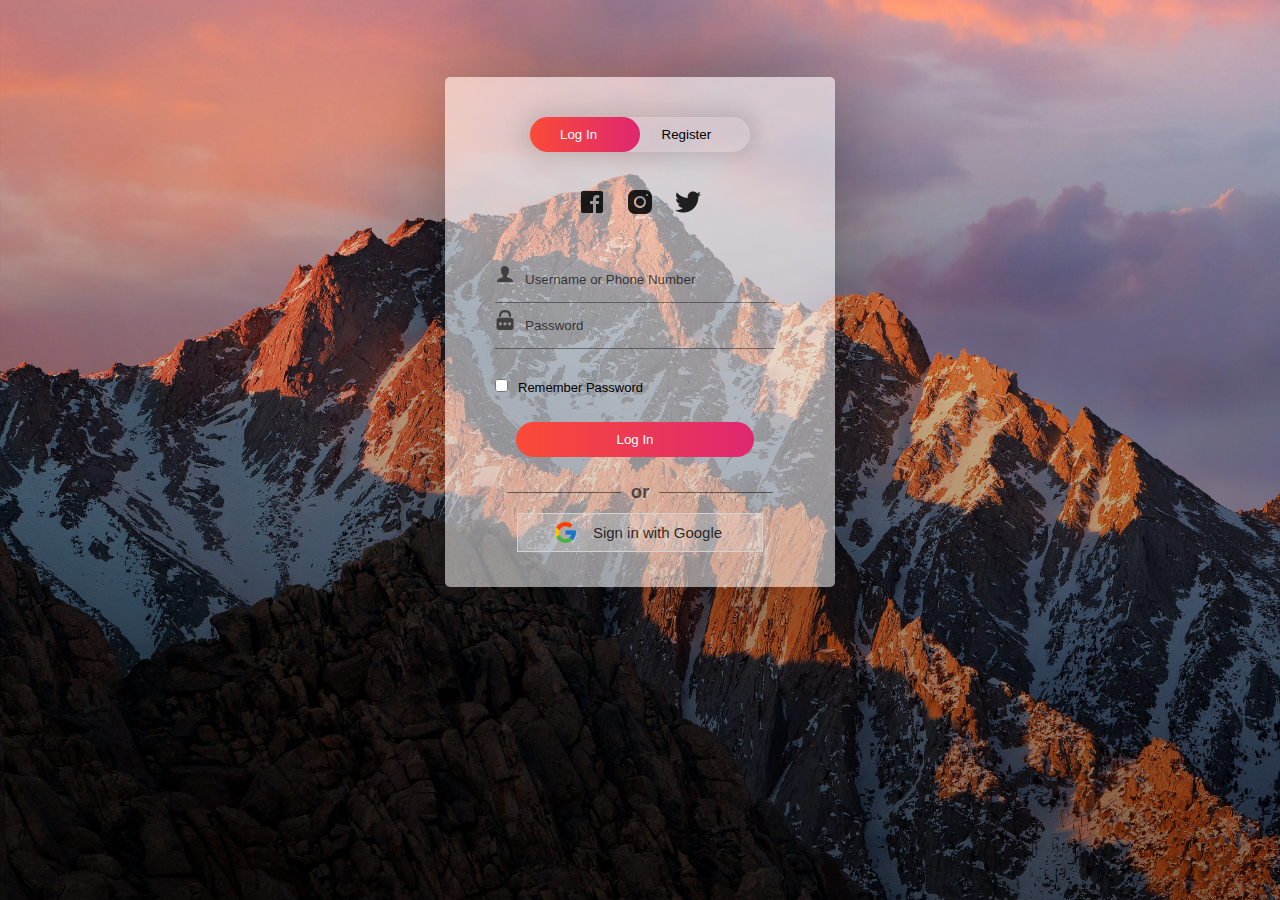
<file: index.html>
<!DOCTYPE html>
<html>
<head>
	<link rel="shortcut icon" type="png" href="images/icon/favicon.png">
	<title>Login SignUp</title>
	<link rel="stylesheet" type="text/css" href="loginStyle.css">
	<script src="https://ajax.googleapis.com/ajax/libs/jquery/3.4.1/jquery.min.js"></script>

  <!-- It will redirect to the Home Page after submitting the form -->
  <script>
  $(document).ready(function(){
    $("form").submit(function(){
      alert("Great Job !");
    });
  });
  </script>
</head>
<body>
		<div class="form-box">
			<div class="button-box">
				<div id="btn"></div>
				<button type="button" class="toggle-btn" id="log" onclick="login()" style="color: #fff;">Log In</button>
				<button type="button" class="toggle-btn" id="reg" onclick="register()">Register</button>
			</div>
			<div class="social-icons">
				<img src="images/icon/fb2.png">
				<img src="images/icon/insta2.png">
				<img src="images/icon/tt2.png">
			</div>
			
			<!-- Login Form -->
			<form id="login" class="input-group" action="GoSchool.html">
				<div class="inp">
					<img src="images/icon/user.png"><input type="text" id="email" class="input-field" placeholder="Username or Phone Number" style="width: 88%; border:none;" required="required">
				</div>
				<div class="inp">
					<img src="images/icon/password.png"><input type="password" id="password" class="input-field" placeholder="Password" style="width: 88%; border: none;" required="required">
				</div>
				<input type="checkbox" class="check-box">Remember Password
				<button type="submit" class="submit-btn">Log In</button>
			</form>


			<div class="other" id="other">
				<div class="instead">
					<h3>or</h3>
				</div>
				<button class="connect" onclick="google()">
					<img src="images/icon/google.png"><span>Sign in with Google</span>
				</button>
			</div>
			
			<!-- Registration Form -->
			<form id="register" class="input-group">
				<input type="text" class="input-field" placeholder="Full Name" required="required">
				<input type="email" class="input-field" placeholder="Email Address" required="required">
				<input type="password" class="input-field" placeholder="Create Password" name="psame" required="required">
				<input type="password" class="input-field" placeholder="Confirm Password" name="psame" required="required">
				<input type="checkbox" class="check-box" id="chkAgree" onclick="goFurther()">I agree to the Terms & Conditions
				<button type="submit" id="btnSubmit" class="submit-btn reg-btn">Register</button>
			</form>
		</div>
		<script type="text/javascript" src="script.js"></script>
</body>
</html>
</file>
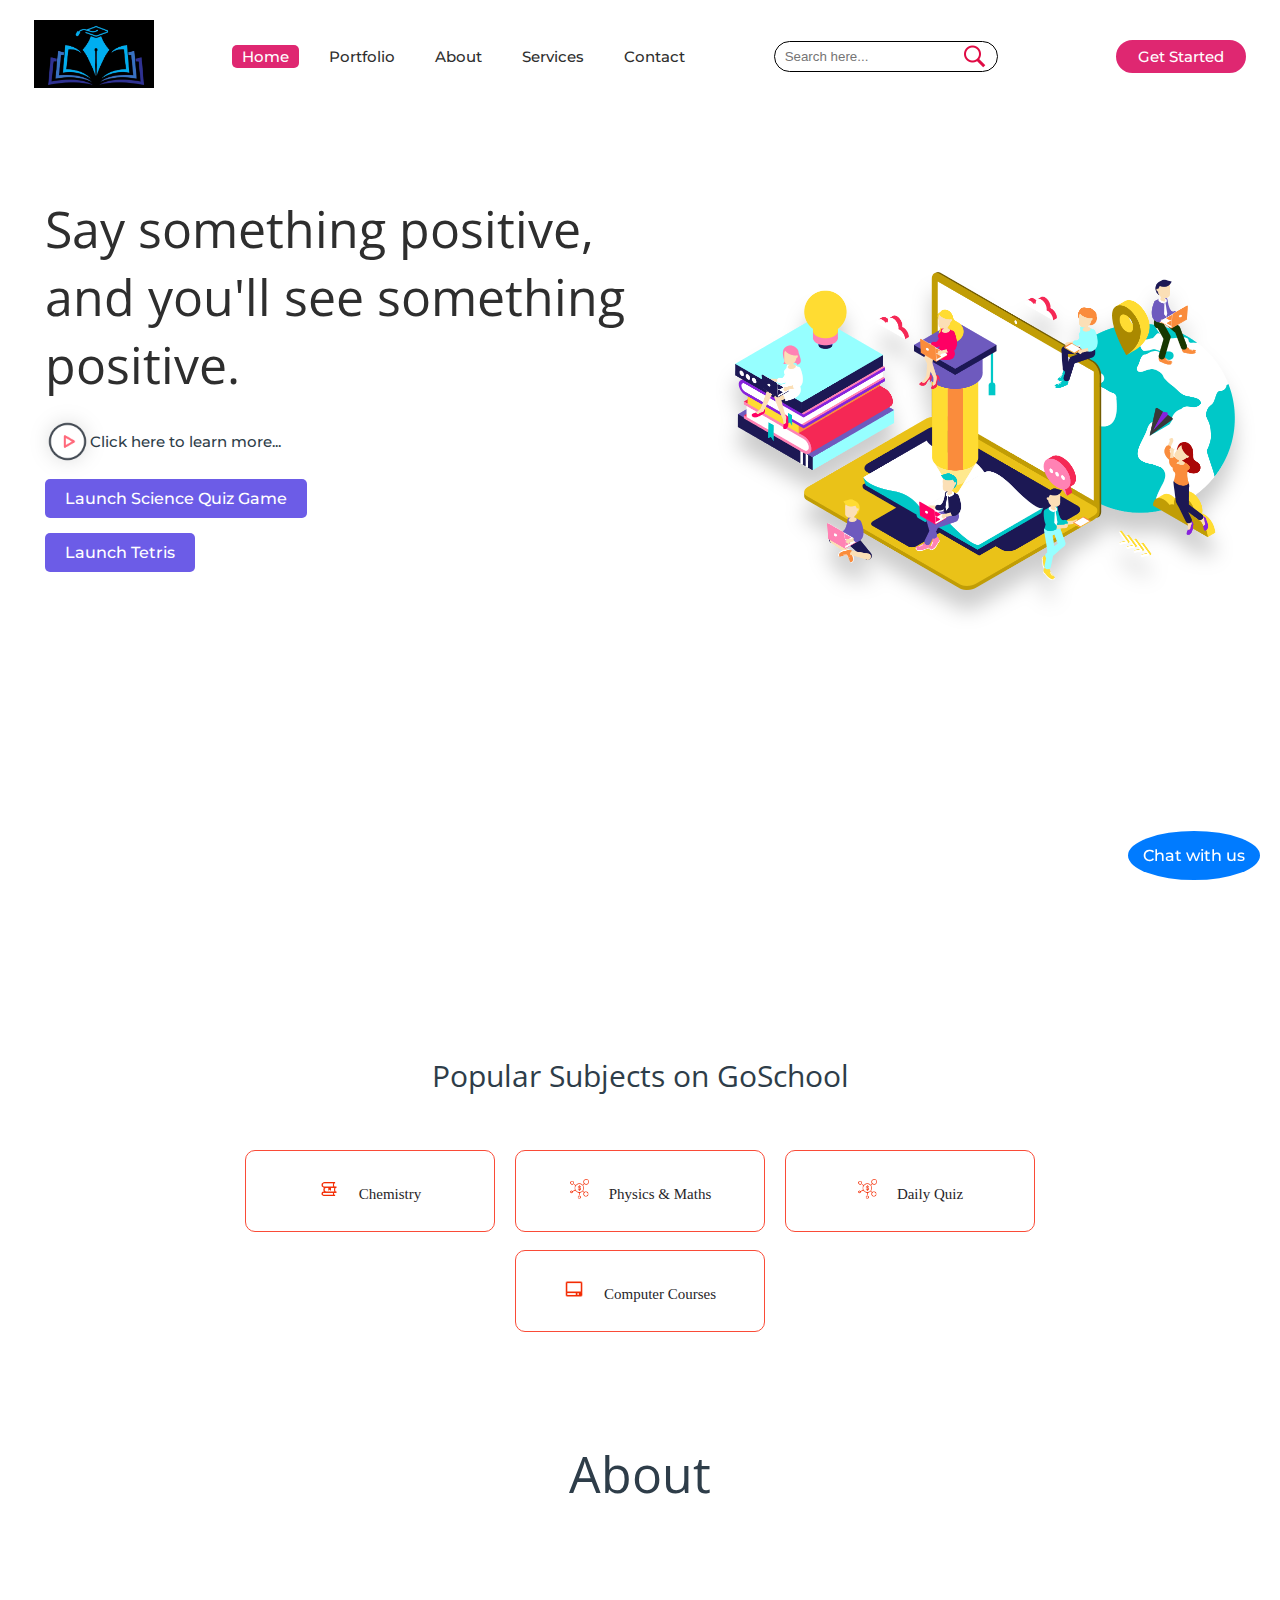
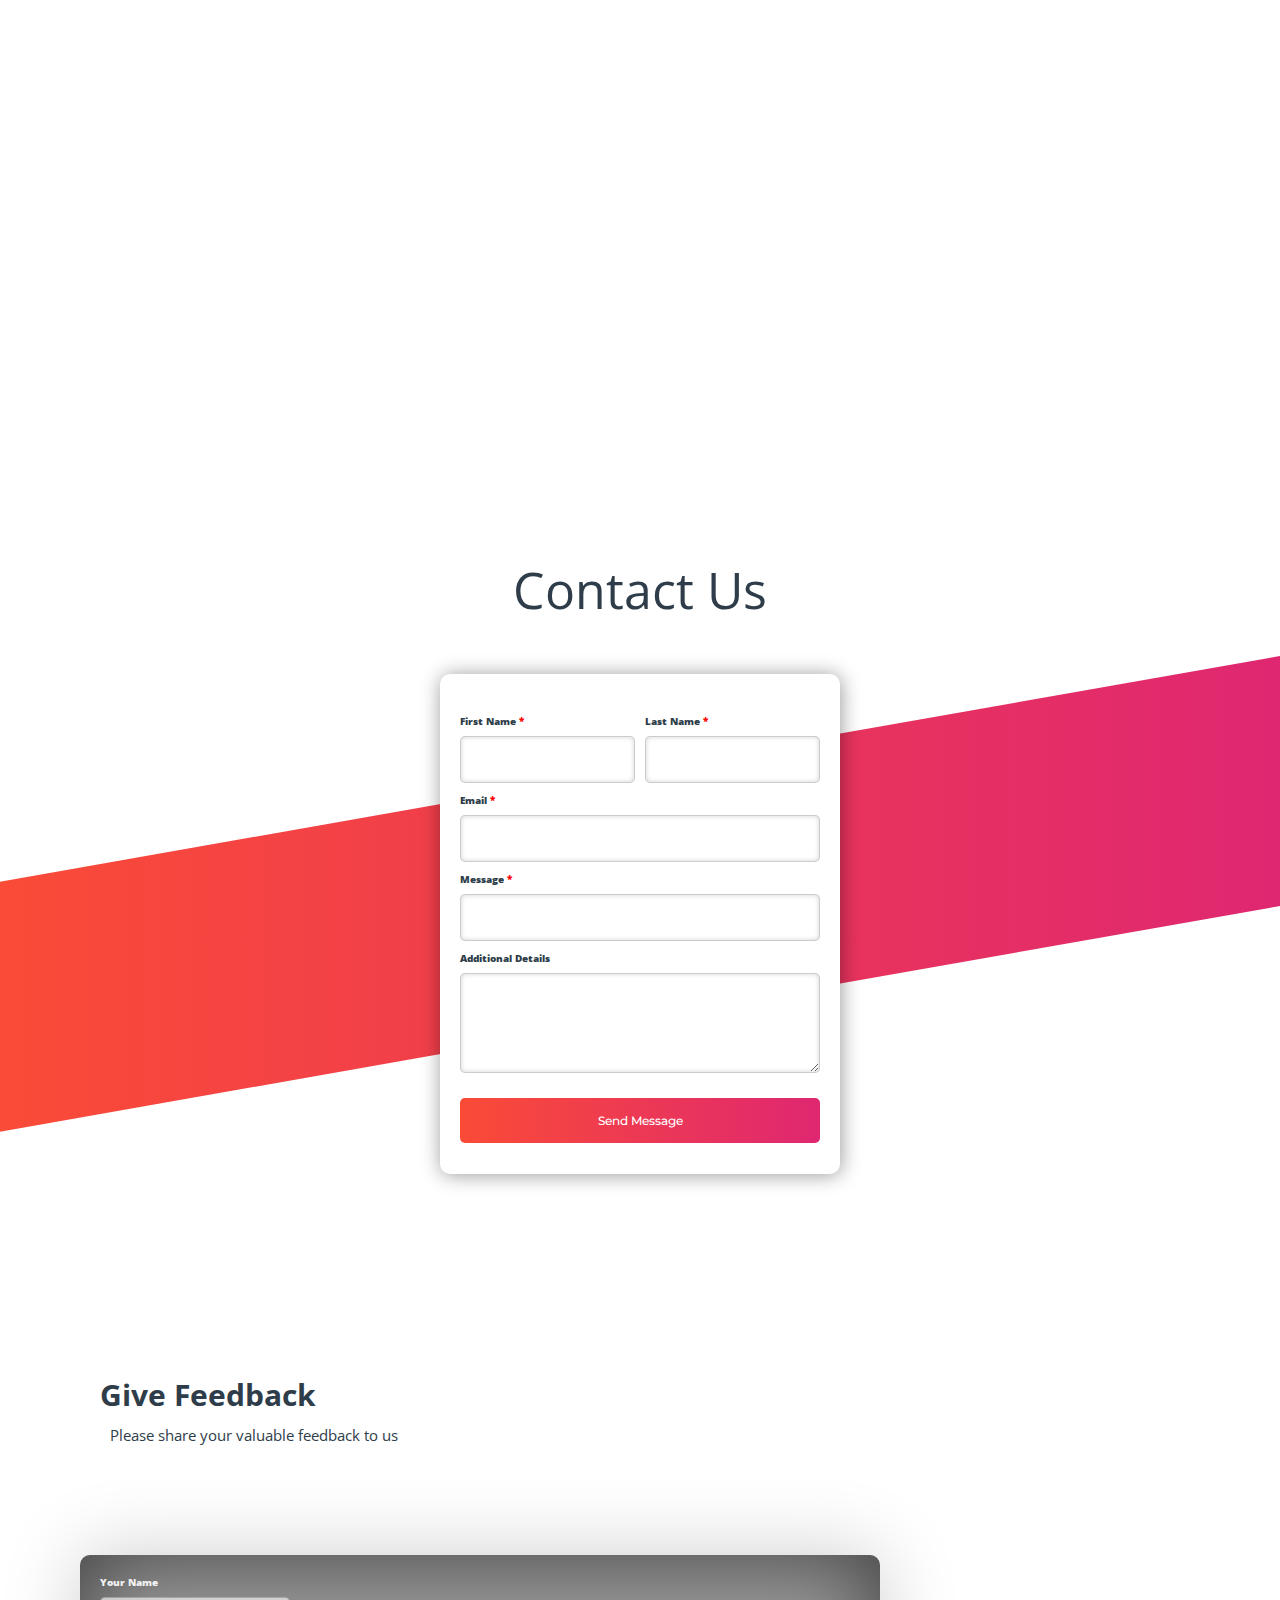
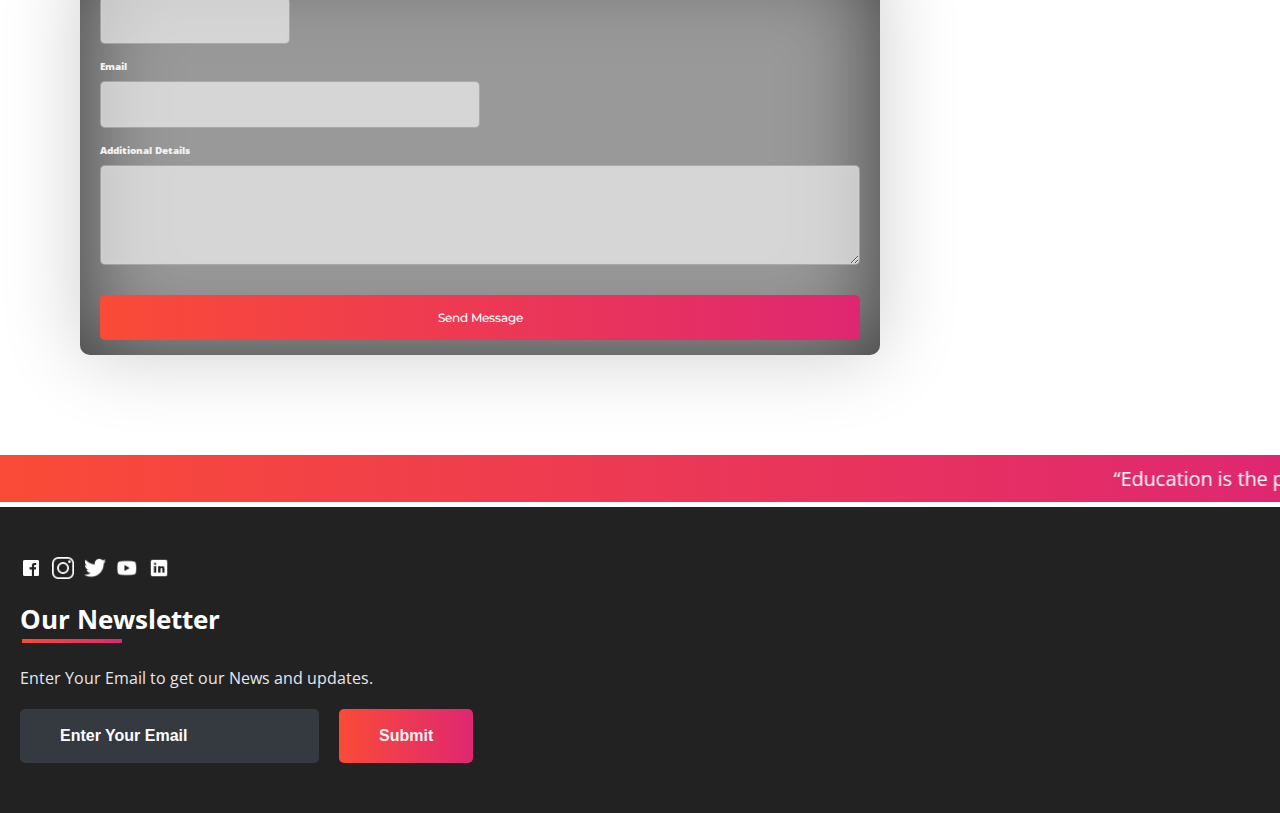
<file: GoSchool.html>
<!DOCTYPE html>
<html>
<head>
	<link rel="shortcut icon" type="png" href="images/icon/favicon.png">
	<meta charset="utf-8">
	<meta http-equiv="X-UA-Comaptible" content="IE=edge">
	<title>GoSchool</title>
	<meta name="desciption" content="">
	<meta name="viewport" content="width=device-width, initial-scale=1">
	<link rel="stylesheet" type="text/css" href="style.css">
	<script type="text/javascript" src="script.js"></script>
	<script src="https://code.jquery.com/jquery-3.2.1.js"></script>
	<script>
		$(window).on('scroll', function(){
  			if($(window).scrollTop()){
  			  $('nav').addClass('black');
 			 }else {
 		   $('nav').removeClass('black');
 		 }
		})
	</script>
</head>
<body>
<!-- Navigation Bar -->
	<header id="header">
		<nav>
			<div class="logo"><img src="images/icon/logo.png" alt="logo"></div>
			<ul>
				<li><a class="active" href="">Home</a></li>
				<li><a href="#portfolio_section">Portfolio</a></li>
				<li><a href="#about_section">About</a></li>
				<li><a href="#services_section">Services</a></li>
				<li><a href="#contactus_section">Contact</a></li>
			</ul>
			<div class="srch"><input type="text" class="search" placeholder="Search here..."><img src="images/icon/search.png" alt="search" onclick=slide()></div>
			<a class="get-started" href="login.html">Get Started</a>
			<img src="images/icon/menu.png" class="menu" onclick="sideMenu(0)" alt="menu">
		</nav>
		<div class="head-container">
			<div class="quote">
				<p>Say something positive, and you'll see something positive.</p>
				<div class="play">
					<img src="images/icon/play.png" alt="play"><a href="https://www.youtube.com/@PhysicsWallah" target="_blank">Click here to learn more...</a><br><br>
					
					

				</div>
			<div class="dost">
				<div id="playbutton"><button id="launchQuizBtn" class="quiz-btn">Launch Science Quiz Game</button></div>
				<div id="playbutton"><button id="launchQuizBtn2" class="quiz-btn2">Launch Tetris</button></div>
			</div>
			</div>
			<div class="svg-image">
				<img src="images/extra/svg1.jpg" alt="svg">
			</div>
		</div>

		<div class="side-menu" id="side-menu">
			<div class="close" onclick="sideMenu(1)"><img src="images/icon/close.png" alt=""></div>
			<div class="user">
				
			</div>
			<ul>
				<li><a href="#about_section">About</a></li>
				<li><a href="#subject_section">Portfolio</a></li>
				<li><a href="#team_section">Team</a></li>
				<li><a href="#services_section">Services</a></li>
				<li><a href="#contactus_section">Contact</a></li>
				<li><a href="#feedBACK">Feedback</a></li>
			</ul>
		</div>
	</header>


<!-- Some Popular Subjects -->
	<div class="title" id="subject_section">
		<span>Popular Subjects on GoSchool</span>
	</div>
	<br><br>
	<div class="course">
		<center><div class="cbox">
		<div class="det"><a href="subjects/jee.html"><img src="images/courses/book.png">Chemistry</a></div>
		<div class="det"><a href="subjects/gate.html"><img src="images/courses/d1.png">Physics & Maths</a></div>
		<div class="det"><a href="subjects/quiz.html"><img src="images/courses/d1.png">Daily Quiz</a></div>
		</div></center>
		<div class="cbox">
		<div class="det"><a href="subjects/computer_courses.html"><img src="images/courses/computer.png">Computer Courses</a></div>
		
		</div>
	</div>

	
<!-- ABOUT -->
	<div class="diffSection" id="about_section">
		<center><p style="font-size: 50px; padding: 100px">About</p></center>
		<div class="about-content">
				<div class="side-image">
					<img class="sideImage" src="images/extra/e3.jpg">
				</div>
				<div class="side-text">
					<h2>What you think about us ?</h2>
					<p>Education is the process of facilitating learning, or the acquisition of knowledge, skills, values, beliefs, and habits. Educational methods include teaching, training, storytelling, discussion and directed research.<br> Educational website can include websites that have games, videos or topic related resources that act as tools to enhance learning and supplement classroom teaching. These websites help make the process of learning entertaining and attractive to the student, especially in today's age. <br>Using HTML(HyperText Markup Language), CSS(Cascading Style Sheet), JavaScript, we can make learning more easier and in a interesting way.</p>
				</div>
		</div>
	</div>



<!-- CONTACT US -->
	<div class="diffSection" id="contactus_section">
		<center><p style="font-size: 50px; padding: 100px">Contact Us</p></center>
		<div class="csec"></div>
		<div class="back-contact">
			<div class="cc">
			<form action="mailto:roshank9419@gmail.com" method="post" enctype="text/plain">
				<label>First Name <span class="imp">*</span></label><label style="margin-left: 185px">Last Name <span class="imp">*</span></label><br>
				<center>
				<input type="text" name="" style="margin-right: 10px; width: 175px" required="required"><input type="text" name="lname" style="width: 175px" required="required"><br>
				</center>
				<label>Email <span class="imp">*</span></label><br>
				<input type="email" name="mail" style="width: 100%" required="required"><br>
				<label>Message <span class="imp">*</span></label><br>
				<input type="text" name="message" style="width: 100%" required="required"><br>
				<label>Additional Details</label><br>
				<textarea name="addtional"></textarea><br>
				<button type="submit" id="csubmit">Send Message</button>
			</form>
			</div>
		</div>
	</div>


<!-- FEEDBACK -->
	<div class="title2" id="feedBACK">
		<span>Give Feedback</span>
		<div class="shortdesc2">
			<p>Please share your valuable feedback to us</p>
		</div>
	</div>

	<div class="feedbox">
		<div class="feed">
			<form action="mailto:rai.shashank321@gmail.com" method="post" enctype="text/plain">
				<label>Your Name</label><br>
				<input type="text" name="" class="fname" required="required"><br>
				<label>Email</label><br>
				<input type="email" name="mail" required="required"><br>
				<label>Additional Details</label><br>
				<textarea name="addtional"></textarea><br>
				<button type="submit" id="csubmit">Send Message</button>
			</form>
		</div>
	</div>

<!-- Sliding Information -->
	<marquee style="background: linear-gradient(to right, #FA4B37, #DF2771); margin-top: 50px;" direction="left" onmouseover="this.stop()" onmouseout="this.start()" scrollamount="20"><div class="marqu">“Education is the passport to the future, for tomorrow belongs to those who prepare for it today.” “Your attitude, not your aptitude, will determine your altitude.” “If you think education is expensive, try ignorance.” “The only person who is educated is the one who has GoSchool how to learn …and change.”</div></marquee>

<!-- FOOTER -->
	<footer>
		<div class="footer-container">
			<div class="left-col">
			
				<div class="logo"></div>
				<div class="social-media">
					<a href="#"><img src="images/icon\fb.png"></a>
					<a href="#"><img src="images/icon\insta.png"></a>
					<a href="#"><img src="images/icon\tt.png"></a>
					<a href="#"><img src="images/icon\ytube.png"></a>
					<a href="#"><img src="images/icon\linkedin.png"></a>
				</div><br><br>
				<p class="rights-text"></p>
				
			<div class="right-col">
				<h1 style="color: #fff">Our Newsletter</h1>
				<div class="border"></div><br>
				<p>Enter Your Email to get our News and updates.</p>
				<form class="newsletter-form">
					<input class="txtb" type="email" placeholder="Enter Your Email">
					<input class="btn" type="submit" value="Submit">
				</form>
			</div>
		</div>
	</footer>

	<!-- Chat button -->
<button id="chatBtn" class="chat-btn">Chat with us</button>

<!-- Chatbot window -->
<div id="chatWindow" class="chat-window" style="display:none;">
  <div class="chat-header">
	<span>Chatbot</span>
	<button id="closeChat" class="close-btn">X</button>
  </div>
  <div id="chatBody" class="chat-body">
	<div class="message bot">Hello! How can I help you today?</div>
  </div>
  <div class="chat-footer">
	<input type="text" id="userInput" placeholder="Type a message...">
	<button id="sendBtn">Send</button>
  </div>
</div>

<!-- Existing scripts -->
<script type="text/javascript" src="script.js"></script>
<script src="https://code.jquery.com/jquery-3.2.1.js"></script>

</body>
</html>
</file>
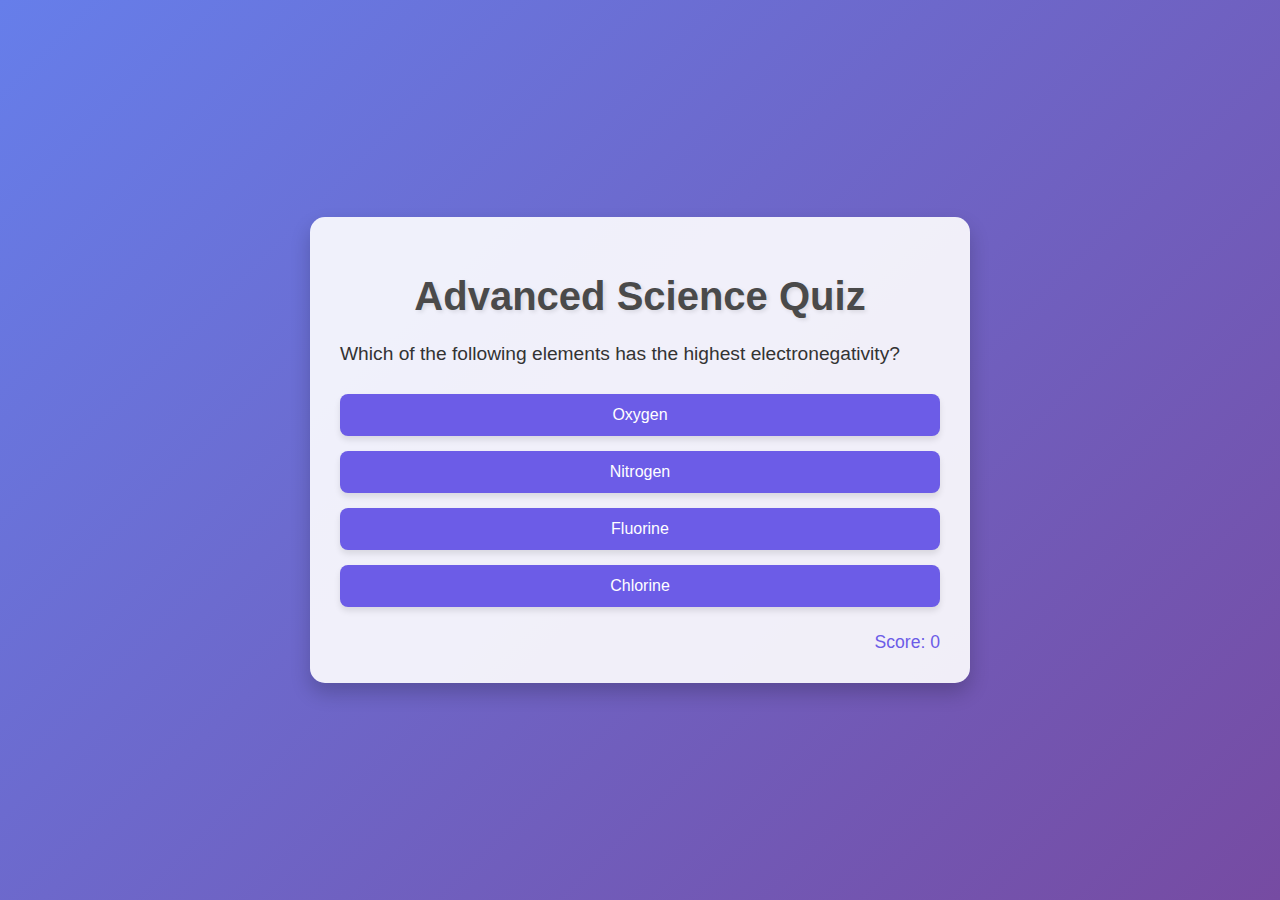
<file: quix.html>
<!DOCTYPE html>
<html lang="en">
<head>
    <meta charset="UTF-8">
    <meta name="viewport" content="width=device-width, initial-scale=1.0">
    <title>Advanced Science Quiz Game</title>
    <style>
        body {
            font-family: 'Segoe UI', Tahoma, Geneva, Verdana, sans-serif;
            display: flex;
            justify-content: center;
            align-items: center;
            height: 100vh;
            margin: 0;
            background: linear-gradient(135deg, #667eea 0%, #764ba2 100%);
        }
        #quiz-container {
            background-color: rgba(255, 255, 255, 0.9);
            border-radius: 15px;
            padding: 30px;
            box-shadow: 0 10px 20px rgba(0,0,0,0.2);
            max-width: 600px;
            width: 90%;
        }
        h1 {
            text-align: center;
            color: #4a4a4a;
            font-size: 2.5em;
            margin-bottom: 20px;
            text-shadow: 2px 2px 4px rgba(0,0,0,0.1);
        }
        #question {
            font-size: 1.2em;
            margin-bottom: 25px;
            color: #333;
            line-height: 1.6;
        }
        #options {
            display: grid;
            gap: 15px;
        }
        button {
            padding: 12px;
            font-size: 1em;
            background-color: #6c5ce7;
            color: white;
            border: none;
            border-radius: 8px;
            cursor: pointer;
            transition: all 0.3s ease;
            box-shadow: 0 4px 6px rgba(0,0,0,0.1);
        }
        button:hover {
            background-color: #5c4ccc;
            transform: translateY(-2px);
            box-shadow: 0 6px 8px rgba(0,0,0,0.15);
        }
        button:disabled {
            background-color: #b3b3b3;
            cursor: not-allowed;
            transform: none;
            box-shadow: none;
        }
        #result {
            margin-top: 25px;
            font-weight: bold;
            text-align: center;
            font-size: 1.1em;
            color: #2d3436;
        }
        #score {
            text-align: right;
            margin-top: 15px;
            font-size: 1.1em;
            color: #6c5ce7;
        }
        #next-btn {
            display: block;
            margin: 20px auto 0;
            background-color: #00b894;
        }
        #next-btn:hover {
            background-color: #00a885;
        }
    </style>
</head>
<body>
    <div id="quiz-container">
        <h1>Advanced Science Quiz</h1>
        <div id="question"></div>
        <div id="options"></div>
        <div id="result"></div>
        <div id="score">Score: <span id="score-value">0</span></div>
        <button id="next-btn" style="display:none;">Next Question</button>
    </div>

    <script>
        const questions = [
            {
                question: "What is the half-life of Carbon-14?",
                options: ["3,800 years", "5,730 years", "7,500 years", "10,000 years"],
                correctAnswer: "5,730 years"
            },
            {
                question: "Which of the following is NOT a type of neutrino?",
                options: ["Electron neutrino", "Muon neutrino", "Tau neutrino", "Photon neutrino"],
                correctAnswer: "Photon neutrino"
            },
            {
                question: "What is the primary function of the Golgi apparatus in a cell?",
                options: ["Energy production", "Protein synthesis", "Lipid breakdown", "Protein modification and packaging"],
                correctAnswer: "Protein modification and packaging"
            },
            {
                question: "Which of these is NOT a fundamental force of nature?",
                options: ["Strong nuclear force", "Weak nuclear force", "Electromagnetic force", "Centrifugal force"],
                correctAnswer: "Centrifugal force"
            },
            {
                question: "What is the pH of a 0.1 M HCl solution?",
                options: ["1", "2", "3", "4"],
                correctAnswer: "1"
            },
            {
                question: "Which of the following elements has the highest electronegativity?",
                options: ["Oxygen", "Nitrogen", "Fluorine", "Chlorine"],
                correctAnswer: "Fluorine"
            },
            {
                question: "What is the process by which a solid changes directly into a gas without passing through the liquid state?",
                options: ["Sublimation", "Deposition", "Evaporation", "Condensation"],
                correctAnswer: "Sublimation"
            }
        ];

        let currentQuestion = 0;
        let score = 0;
        let shuffledQuestions = [];

        const questionEl = document.getElementById('question');
        const optionsEl = document.getElementById('options');
        const resultEl = document.getElementById('result');
        const scoreEl = document.getElementById('score-value');
        const nextBtn = document.getElementById('next-btn');

        function shuffleArray(array) {
            for (let i = array.length - 1; i > 0; i--) {
                const j = Math.floor(Math.random() * (i + 1));
                [array[i], array[j]] = [array[j], array[i]];
            }
        }

        function startQuiz() {
            shuffledQuestions = [...questions];
            shuffleArray(shuffledQuestions);
            currentQuestion = 0;
            score = 0;
            showQuestion();
        }

        function showQuestion() {
            resultEl.textContent = '';
            nextBtn.style.display = 'none';
            
            if (currentQuestion < shuffledQuestions.length) {
                const question = shuffledQuestions[currentQuestion];
                questionEl.textContent = question.question;
                optionsEl.innerHTML = '';
                
                question.options.forEach(option => {
                    const button = document.createElement('button');
                    button.textContent = option;
                    button.addEventListener('click', () => selectAnswer(option));
                    optionsEl.appendChild(button);
                });
            } else {
                showResult();
            }
        }

        function selectAnswer(selected) {
            const question = shuffledQuestions[currentQuestion];
            const buttons = optionsEl.getElementsByTagName('button');
            
            for (let button of buttons) {
                button.disabled = true;
                if (button.textContent === question.correctAnswer) {
                    button.style.backgroundColor = '#00b894';
                } else if (button.textContent === selected) {
                    button.style.backgroundColor = '#d63031';
                }
            }

            if (selected === question.correctAnswer) {
                score++;
                resultEl.textContent = 'Correct!';
                resultEl.style.color = '#00b894';
            } else {
                resultEl.textContent = 'Incorrect. The correct answer is ' + question.correctAnswer;
                resultEl.style.color = '#d63031';
            }

            scoreEl.textContent = score;
            nextBtn.style.display = 'block';
        }

        function showResult() {
            questionEl.textContent = 'Quiz Completed!';
            optionsEl.innerHTML = '';
            resultEl.textContent = `Your final score is ${score} out of ${shuffledQuestions.length}`;
            resultEl.style.color = '#2d3436';
            nextBtn.textContent = 'Restart Quiz';
            nextBtn.style.display = 'block';
        }

        nextBtn.addEventListener('click', () => {
            if (currentQuestion < shuffledQuestions.length) {
                currentQuestion++;
                showQuestion();
            } else {
                startQuiz();
            }
        });

        startQuiz();
    </script>
</body>
</html>
</file>
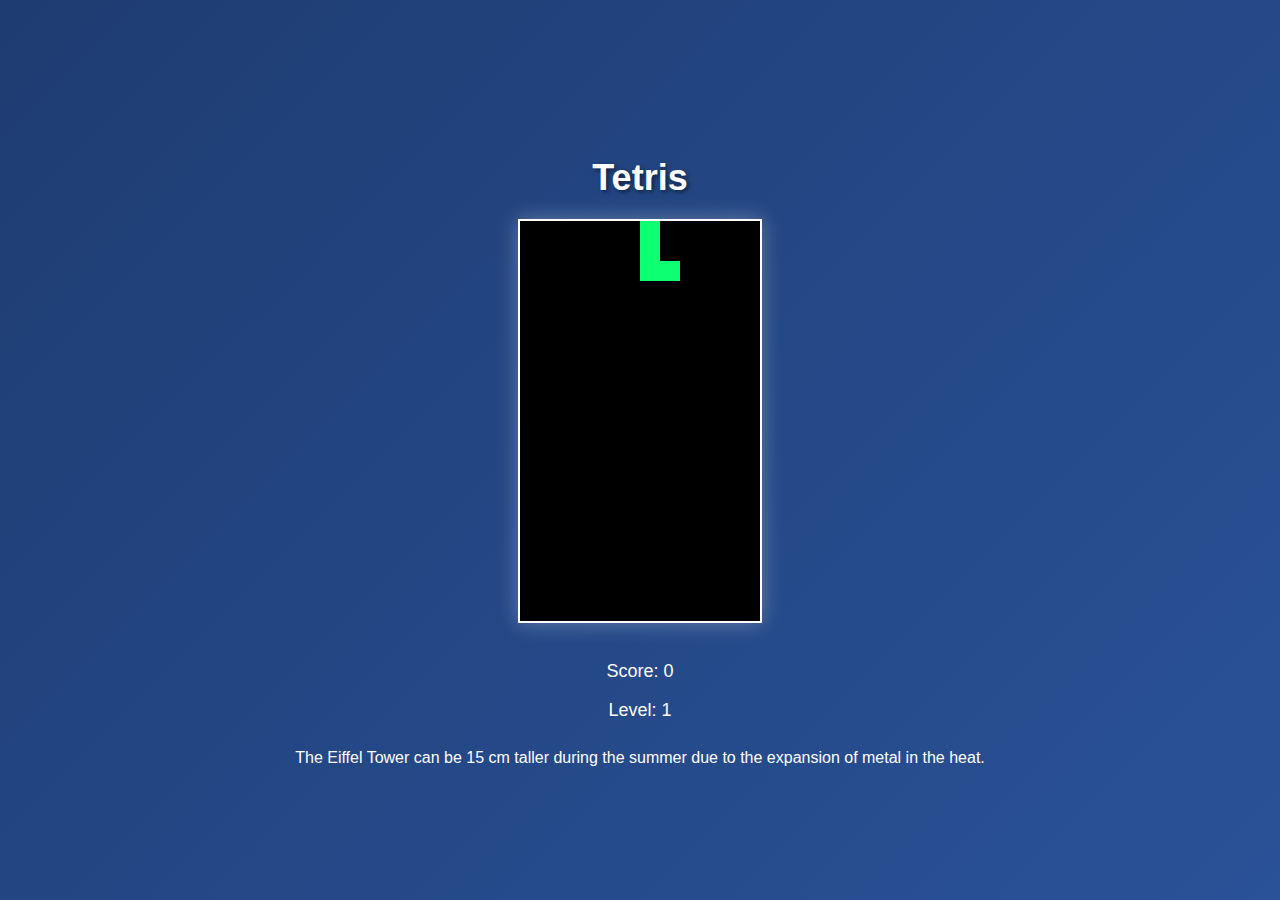
<file: tetris.html>
<!DOCTYPE html>
<html lang="en">
<head>
    <meta charset="UTF-8">
    <meta name="viewport" content="width=device-width, initial-scale=1.0">
    <title>Attractive Tetris Game</title>
    <style>
        body {
            font-family: 'Arial', sans-serif;
            display: flex;
            justify-content: center;
            align-items: center;
            height: 100vh;
            margin: 0;
            background: linear-gradient(135deg, #1e3c72, #2a5298);
            color: #fff;
        }
        .game-container {
            display: flex;
            flex-direction: column;
            align-items: center;
        }
        canvas {
            border: 2px solid #fff;
            box-shadow: 0 0 20px rgba(255, 255, 255, 0.3);
        }
        .info {
            margin-top: 20px;
            font-size: 18px;
            text-align: center;
        }
        .fact {
            font-size: 16px;
            margin-top: 10px;
            text-align: center;
            opacity: 0;
            transition: opacity 0.5s ease;
        }
        h1 {
            font-size: 36px;
            margin-bottom: 20px;
            text-shadow: 2px 2px 4px rgba(0, 0, 0, 0.5);
        }
    </style>
</head>
<body>
    <div class="game-container">
        <h1>Tetris</h1>
        <canvas id="tetris" width="240" height="400"></canvas>
        <div class="info">
            <p>Score: <span id="score">0</span></p>
            <p>Level: <span id="level">1</span></p>
        </div>
        <div id="fact" class="fact"></div>
    </div>

    <script>
        const canvas = document.getElementById('tetris');
        const context = canvas.getContext('2d');
        const scoreElement = document.getElementById('score');
        const levelElement = document.getElementById('level');
        const factElement = document.getElementById('fact');

        context.scale(20, 20);

        const facts = [
            "Honey never spoils. Archaeologists have found pots of honey in ancient tombs that are over 3,000 years old and still edible.",
            "Octopuses have three hearts, and their blood is blue due to copper-based hemocyanin.",
            "A day on Venus is longer than a year. It takes Venus 243 Earth days to rotate on its axis and 225 Earth days to orbit the Sun.",
            "Bananas are berries, but strawberries aren't.",
            "Humans share about 60% of their DNA with bananas.",
            "Sharks are older than trees. Sharks have been around for over 400 million years, while trees appeared about 350 million years ago.",
            "A single cloud can weigh over a million pounds.",
            "The Eiffel Tower can be 15 cm taller during the summer due to the expansion of metal in the heat.",
            "There are more stars in the universe than grains of sand on all the Earth's beaches.",
            "Wombat poop is cube-shaped, which helps prevent it from rolling away."
        ];

        function showRandomFact() {
            const randomFact = facts[Math.floor(Math.random() * facts.length)];
            factElement.textContent = randomFact;
            factElement.style.opacity = 1;
            setTimeout(() => {
                factElement.style.opacity = 0;
            }, 5000);
        }

        function arenaSweep() {
            let rowCount = 1;
            outer: for (let y = arena.length - 1; y > 0; --y) {
                for (let x = 0; x < arena[y].length; ++x) {
                    if (arena[y][x] === 0) {
                        continue outer;
                    }
                }
                const row = arena.splice(y, 1)[0].fill(0);
                arena.unshift(row);
                ++y;
                player.score += rowCount * 10;
                rowCount *= 2;
                if (player.score > player.level * 500) {
                    player.level++;
                    levelElement.textContent = player.level;
                    dropInterval = 1000 - (player.level - 1) * 50;
                }
            }
        }

        function collide(arena, player) {
            const [m, o] = [player.matrix, player.pos];
            for (let y = 0; y < m.length; ++y) {
                for (let x = 0; x < m[y].length; ++x) {
                    if (m[y][x] !== 0 &&
                        (arena[y + o.y] &&
                        arena[y + o.y][x + o.x]) !== 0) {
                        return true;
                    }
                }
            }
            return false;
        }

        function createMatrix(w, h) {
            const matrix = [];
            while (h--) {
                matrix.push(new Array(w).fill(0));
            }
            return matrix;
        }

        function createPiece(type) {
            if (type === 'T') {
                return [
                    [0, 0, 0],
                    [1, 1, 1],
                    [0, 1, 0],
                ];
            } else if (type === 'O') {
                return [
                    [2, 2],
                    [2, 2],
                ];
            } else if (type === 'L') {
                return [
                    [0, 3, 0],
                    [0, 3, 0],
                    [0, 3, 3],
                ];
            } else if (type === 'J') {
                return [
                    [0, 4, 0],
                    [0, 4, 0],
                    [4, 4, 0],
                ];
            } else if (type === 'I') {
                return [
                    [0, 5, 0, 0],
                    [0, 5, 0, 0],
                    [0, 5, 0, 0],
                    [0, 5, 0, 0],
                ];
            } else if (type === 'S') {
                return [
                    [0, 6, 6],
                    [6, 6, 0],
                    [0, 0, 0],
                ];
            } else if (type === 'Z') {
                return [
                    [7, 7, 0],
                    [0, 7, 7],
                    [0, 0, 0],
                ];
            }
        }

        function draw() {
            context.fillStyle = '#000';
            context.fillRect(0, 0, canvas.width, canvas.height);

            drawMatrix(arena, {x: 0, y: 0});
            drawMatrix(player.matrix, player.pos);
        }

        function drawMatrix(matrix, offset) {
            matrix.forEach((row, y) => {
                row.forEach((value, x) => {
                    if (value !== 0) {
                        context.fillStyle = colors[value];
                        context.fillRect(x + offset.x,
                                         y + offset.y,
                                         1, 1);
                    }
                });
            });
        }

        function merge(arena, player) {
            player.matrix.forEach((row, y) => {
                row.forEach((value, x) => {
                    if (value !== 0) {
                        arena[y + player.pos.y][x + player.pos.x] = value;
                    }
                });
            });
        }

        function playerDrop() {
            player.pos.y++;
            if (collide(arena, player)) {
                player.pos.y--;
                merge(arena, player);
                playerReset();
                arenaSweep();
                updateScore();
            }
            dropCounter = 0;
        }

        function playerMove(dir) {
            player.pos.x += dir;
            if (collide(arena, player)) {
                player.pos.x -= dir;
            }
        }

        function playerReset() {
            const pieces = 'ILJOTSZ';
            player.matrix = createPiece(pieces[pieces.length * Math.random() | 0]);
            player.pos.y = 0;
            player.pos.x = (arena[0].length / 2 | 0) -
                           (player.matrix[0].length / 2 | 0);
            showRandomFact(); // Display a fact when new block arrives
            if (collide(arena, player)) {
                arena.forEach(row => row.fill(0));
                player.score = 0;
                updateScore();
            }
        }

        function playerRotate(dir) {
            const pos = player.pos.x;
            let offset = 1;
            rotate(player.matrix, dir);
            while (collide(arena, player)) {
                player.pos.x += offset;
                offset = -(offset + (offset > 0 ? 1 : -1));
                if (offset > player.matrix[0].length) {
                    rotate(player.matrix, -dir);
                    player.pos.x = pos;
                    return;
                }
            }
        }

        function rotate(matrix, dir) {
            for (let y = 0; y < matrix.length; ++y) {
                for (let x = 0; x < y; ++x) {
                    [
                        matrix[x][y],
                        matrix[y][x],
                    ] = [
                        matrix[y][x],
                        matrix[x][y],
                    ];
                }
            }

            if (dir > 0) {
                matrix.forEach(row => row.reverse());
            } else {
                matrix.reverse();
            }
        }

        let dropCounter = 0;
        let dropInterval = 1000;

        let lastTime = 0;
        function update(time = 0) {
            const deltaTime = time - lastTime;
            lastTime = time;

            dropCounter += deltaTime;
            if (dropCounter > dropInterval) {
                playerDrop();
            }

            draw();
            requestAnimationFrame(update);
        }

        function updateScore() {
            scoreElement.textContent = player.score;
        }

        const colors = [
            null,
            '#FF0D72',
            '#0DC2FF',
            '#0DFF72',
            '#F538FF',
            '#FF8E0D',
            '#FFE138',
            '#3877FF',
        ];

        const arena = createMatrix(12, 20);

        const player = {
            pos: {x: 0, y: 0},
            matrix: null,
            score: 0,
            level: 1,
        };

        document.addEventListener('keydown', event => {
            if (event.keyCode === 37) {
                playerMove(-1);
            } else if (event.keyCode === 39) {
                playerMove(1);
            } else if (event.keyCode === 40) {
                playerDrop();
            } else if (event.keyCode === 81) {
                playerRotate(-1);
            } else if (event.keyCode === 87) {
                playerRotate(1);
            }
        });

        playerReset();
        updateScore();
        update();
    </script>
</body>
</html>
</file>
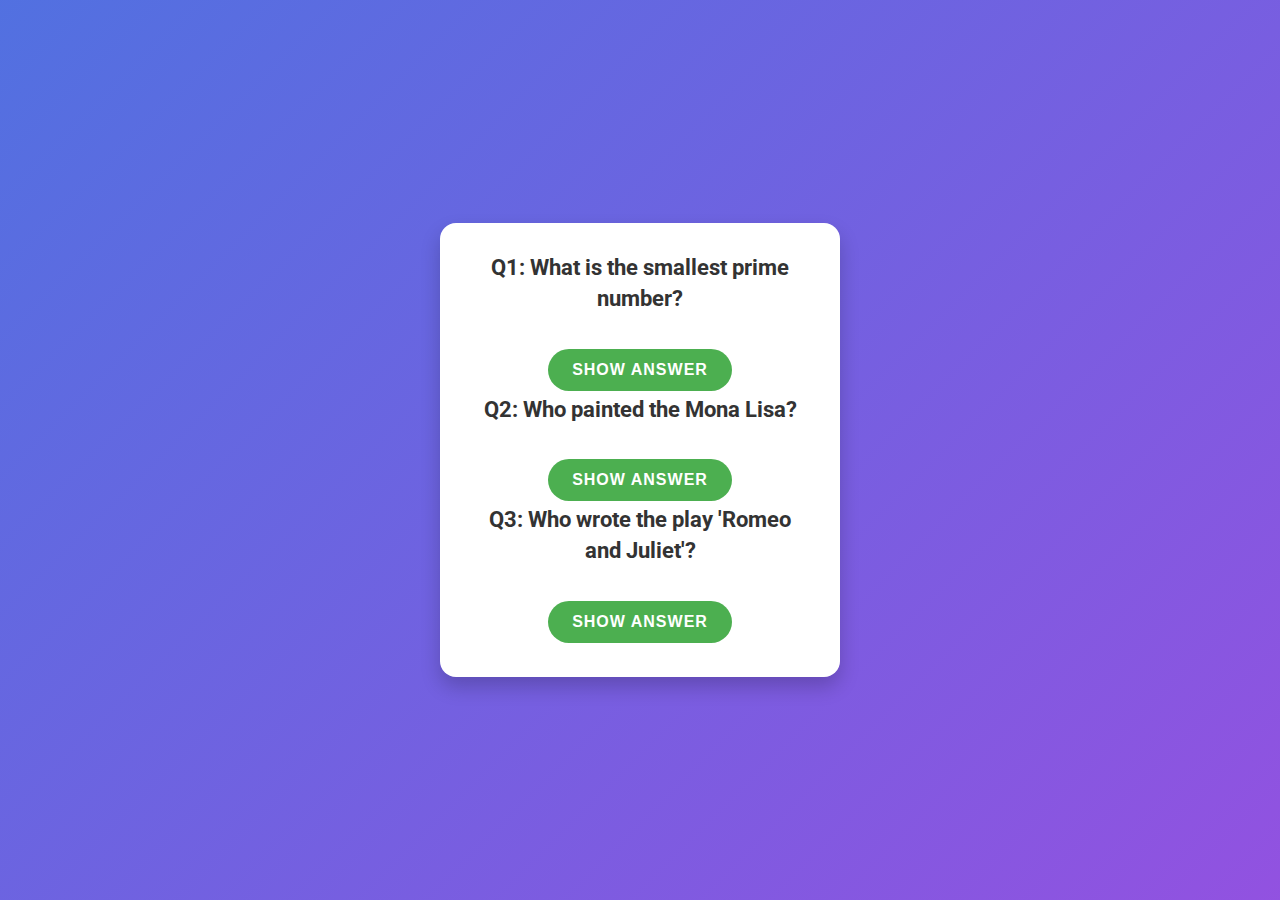
<file: subjects/quiz.html>
<!DOCTYPE html>
<html lang="en">
<head>
    <meta charset="UTF-8">
    <meta name="viewport" content="width=device-width, initial-scale=1.0">
    <title>Random Quiz Card</title>
    <style>
        @import url('https://fonts.googleapis.com/css2?family=Roboto:wght@300;400;700&display=swap');

        body {
            font-family: 'Roboto', sans-serif;
            display: flex;
            justify-content: center;
            align-items: center;
            height: 100vh;
            margin: 0;
            background: linear-gradient(135deg, #667eea 0%, #764ba2 100%);
            transition: background 0.5s ease;
        }

        .card {
            background-color: white;
            border-radius: 16px;
            box-shadow: 0 10px 20px rgba(0,0,0,0.2);
            padding: 30px;
            width: 340px;
            text-align: center;
            transition: all 0.3s ease;
        }

        .card:hover {
            transform: translateY(-5px);
            box-shadow: 0 15px 30px rgba(0,0,0,0.3);
        }

        .question {
            font-size: 22px;
            font-weight: 700;
            color: #333;
            margin-bottom: 15px;
            line-height: 1.4;
        }

        .answer {
            font-size: 18px;
            color: #4CAF50;
            margin-bottom: 15px;
            font-weight: 400;
            opacity: 0;
            max-height: 0;
            overflow: hidden;
            transition: all 0.5s ease;
        }

        .answer.show {
            opacity: 1;
            max-height: 100px;
        }

        button {
            background-color: #4CAF50;
            border: none;
            color: white;
            padding: 12px 24px;
            text-align: center;
            text-decoration: none;
            display: inline-block;
            font-size: 16px;
            margin: 4px 2px;
            cursor: pointer;
            border-radius: 50px;
            transition: all 0.3s ease;
            font-weight: 700;
            text-transform: uppercase;
            letter-spacing: 1px;
        }

        button:hover {
            background-color: #45a049;
            transform: translateY(-2px);
            box-shadow: 0 4px 8px rgba(0,0,0,0.2);
        }

        button:active {
            transform: translateY(0);
            box-shadow: 0 2px 4px rgba(0,0,0,0.2);
        }
    </style>
</head>
<body>
    <div class="card" id="quiz-card">
        <!-- Questions and answers will be added dynamically here -->
    </div>

    <script>
        const quizCards = [
    { question: "What is the capital of France?", answer: "Paris" },
    { question: "Which planet is known as the Red Planet?", answer: "Mars" },
    { question: "What is the largest mammal in the world?", answer: "Blue Whale" },
    { question: "Who painted the Mona Lisa?", answer: "Leonardo da Vinci" },
    { question: "What is the chemical symbol for gold?", answer: "Au" },
    { question: "What is the hardest natural substance on Earth?", answer: "Diamond" },
    { question: "What is the smallest prime number?", answer: "2" },
    { question: "Who wrote the play 'Romeo and Juliet'?", answer: "William Shakespeare" },
    { question: "What gas do plants absorb from the atmosphere for photosynthesis?", answer: "Carbon dioxide" },
    { question: "What is the capital city of Japan?", answer: "Tokyo" },
    { question: "What element does 'O' represent on the periodic table?", answer: "Oxygen" },
    { question: "What is the largest planet in our solar system?", answer: "Jupiter" },
    { question: "How many continents are there on Earth?", answer: "Seven" },
    { question: "What is the main ingredient in guacamole?", answer: "Avocado" },
    { question: "Who was the first person to walk on the moon?", answer: "Neil Armstrong" }
];


        function loadRandomCards() {
            const cardContainer = document.getElementById("quiz-card");
            cardContainer.innerHTML = '';

            // Shuffle and select 3 unique random cards
            const shuffledCards = quizCards.sort(() => 0.5 - Math.random()).slice(0, 3);

            shuffledCards.forEach((card, index) => {
                const questionDiv = document.createElement('div');
                questionDiv.className = 'question';
                questionDiv.textContent = `Q${index + 1}: ${card.question}`;

                const answerDiv = document.createElement('div');
                answerDiv.className = 'answer';
                answerDiv.textContent = card.answer;

                const showAnswerButton = document.createElement('button');
                showAnswerButton.textContent = 'Show Answer';
                showAnswerButton.onclick = () => {
                    answerDiv.classList.toggle('show');
                };

                const cardElement = document.createElement('div');
                cardElement.appendChild(questionDiv);
                cardElement.appendChild(answerDiv);
                cardElement.appendChild(showAnswerButton);
                cardContainer.appendChild(cardElement);
            });
        }

        function changeBackground() {
            const hue1 = Math.floor(Math.random() * 360);
            const hue2 = (hue1 + 40) % 360;
            document.body.style.background = `linear-gradient(135deg, hsl(${hue1}, 70%, 60%) 0%, hsl(${hue2}, 70%, 60%) 100%)`;
        }

        window.onload = function() {
            loadRandomCards();
            changeBackground();
        };
    </script>
</body>
</html>
</file>
<file: loginStyle.css>
* {
	margin: 0;
	padding: 0;
	font-family: sans-serif;
}

body {
	background-image: linear-gradient(rgba(0,0,0,0),rgba(0,0,0,0.5)),url("images/extra/backwallpaper.jpg");
	background-size: cover;
	background-attachment: fixed;
	display: flex;
	justify-content: center;
}
.logo {
	display: flex;
	justify-content: center;
}
.logo img {
	width: 100px;
}
.form-box
{
	width: 380px;
	height: 500px;
	position: relative;
	margin: 6% auto;
	background: #fff8;
	padding: 5px;
	border-radius: 5px;
	overflow: hidden;
	box-shadow: 0px 0px 100px rgba(0,0,0,0.4);
}

.button-box
{
	width: 220px;
	margin: 35px auto;
	position: relative;
	box-shadow: 0 0 20px 9px rgba(0,0,0,.1);
	border-radius: 30px;
}

.toggle-btn
{
	padding: 10px 30px;
	cursor: pointer;
	background: transparent;
	position: relative;
	border: 0;
	outline: none;
}

#btn
{
	top: 0;
	left: 0;
	position: absolute;
	width: 110px;
	height: 100%;
	background: linear-gradient(to right, #FA4B37, #DF2771);
	border-radius: 30px;
	transition: 0.5s;
}
.social-icons
{
	margin: 30px auto;
	text-align: center;
}
.social-icons img
{
	width: 30px;
	margin: 0 7px;
	cursor: pointer;
	opacity: 0.85;
}

.input-group
{
	top: 180px;
	position: absolute;
	width: 280px;
	transition: .5s;
	font-size: 13px;
	color: #010101;
}
.inp {
	border-bottom: 1px solid rgba(0,0,0,0.4);
	justify-content: center;
}
.inp img{
	width: 20px;
	padding-right: 10px;
}
.input-field
{
	width: 100%;
	padding: 10px 0;
	margin: 5px 0;
	border-left: 0;
	border-right: 0;
	border-top: 0;
	border-bottom: 1px solid rgba(0,0,0,0.4);
	outline: none;
	background: transparent;
	color: rgba(0,0,0);
}
::placeholder { /* Chrome, Firefox, Opera, Safari 10.1+ */
	color: rgba(0,0,0,0.7);
	/*opacity: 1;  Firefox */
}
#register .input-field {
	color: rgba(0,0,0,0.8);
}
.submit-btn
{
	width: 85%;
	padding: 10px 30px;
	cursor: pointer;
	display: block;
	margin: auto;
	background: linear-gradient(to right, #FA4B37, #DF2771);
	color: #fff;
	border: 0;
	outline: none;
	border-radius: 30px;
}

.reg-btn {
	background: lightgray;
}
.check-box
{
	cursor: pointer;
	margin: 30px 10px 30px 0;
}

.instead {
	margin-top: 10px;
}
.instead h3 {
    overflow: hidden;
    text-align: center;
    color: rgba(0,0,0,0.6);
}
.instead h3:before,
.instead h3:after {
    background-color: rgba(0,0,0,0.5);
    content: "";
    display: inline-block;
    height: 1px;
    position: relative;
    vertical-align: middle;
    width: 50%;
}
.instead h3:before {
    right: 0.5em;
    margin-left: -50%;
}
.instead h3:after {
    left: 0.5em;
    margin-right: -50%;
}
span
{
	color: rgba(0,0,0,0.8);
	font-size: 12px;
}

#login
{
	left: 50px;
}
#register
{
	left: 450px;
}

.other {
	display: grid;
	justify-content: center;
	margin-top: 250px;
}

.connect {
	display: flex;
	margin: 10px;
	padding: 0px 30px;
	align-items: center;
	text-align: center;
	justify-content: center;
	border: 1px solid lightgray;
	cursor: pointer;
	outline: none;
	/*border-radius: 10px;*/
	background: #fff3;
}
.connect:hover {
	background: #fff8;
}
.connect img {
	padding: 5px;
	width: 25px;
}
.connect span {
	padding: 10px;
	font-size: 15px;
}
</file>
<file: style.css>
@import url('https://fonts.googleapis.com/css?family=Montserrat:500&display=swap');
@import url('https://fonts.googleapis.com/css?family=Dancing+Script&display=swap');
@import url('https://fonts.googleapis.com/css?family=Open+Sans&display=swap');

* {
	box-sizing: border-box;
	margin: 0;
	padding: 0;
}

html {
	scroll-behavior: smooth;
}
body {
	background: #FFF;
	font-family: 'Open Sans', sans-serif;
}

header {
	height: 90vh;
	/* background: #000; */
}
.black {
	box-shadow: 0 2px 10px rgba(0, 0, 0, 0.5);
}
nav {
	padding-top: 20px;
	padding-bottom: 20px;
	top: 0;
	position: fixed;
	display: flex;
	width: 100%;
	z-index: 1000;
	background: #fff;
	justify-content: space-around;
	transition: 1.5s;
	align-items: center;
}
nav ul {
	display: flex;
	align-items: center;
}
nav ul li {
	list-style: none;
	margin: 5px 10px;
}
nav ul li a {
	padding: 2px 10px;
	color: #2e2e2e;
	cursor: pointer;
	transition: .5s;
	text-decoration: none;
}
nav ul li a:hover {
	color: #fff;
	border-radius: 5px;
	background: #DF2771;
}
.active {
	color: #fff;
	border-radius: 5px;
	background: #DF2771;
}
.srch {
	padding: 2px 10px;
	display: flex;
	/* align-items: center; */
	justify-content: center;
	/* background: #0066ff; */
	border: 1px solid;
	border-radius: 20px;
}
.srch img {
	width: 25px;
	cursor: pointer;
}
.srch .search {
	/* padding: 2px 10px; */
	outline: none;
	border: none;
	background: transparent;
}

.get-started {
	margin-left: 50px;
	padding: 5px 20px;
	border: 2px solid #DF2771;
	border-radius: 20px;
	text-decoration: none;
	
	transition: .5s;
	background-color: #DF2771;
	color: #fff;
}
.get-started:hover {
	color: #2e2e2e;
	background: #fff;
}
.logo img{
	width: 120px;
	cursor: pointer;
	transition: all 1s;
}

a, button {
	float: left;
	font-family: "Montserrat", sans-serif;
	font-weight: 500;
	font-size: 15px;
	color: #2E3D49;
	display: block;
	text-decoration: none;
	text-align: center;
}
.head-container {
	margin-top: 245px;
	display: flex;
	flex-wrap: wrap;
	align-items: center;
	justify-content: space-around;
}
.quote {
	width: 600px;
	transform: translateY(-50px);
}
.quote h5 {
	margin-top: 20px;
	color: #0009;
	line-height: 20px;
}
.quote p {
	font-size: 50px;
	color: #2e2e2e;
}
.quote .play {
	margin-top: 20px;
	display: flex;
	/* justify-content: center; */
	align-items: center;
}
.quote .play img {
	width: 45px;
	cursor: pointer;
	filter: drop-shadow(0 0 10px #0002);
}
.quote .play span a{
	margin-left: 10px;
	font-size: 20px;
	font-weight: 900;
	color: rgba(0, 0, 0, 0.8);
	cursor: pointer;
}
.svg-image img{
	width: 500px;
	filter: drop-shadow(0 20px 10px rgba(0,0,0,0.2));
}

/* SIDE MENU */
.menu {
	cursor: pointer;
	width: 25px;
	display: none;
}
.side-menu {
	width: 100%;
	height: 100%;
	background: rgba(182, 33, 90, 0.993);
	position: absolute;
	top: 0;
	transition: .8s;
	z-index: 2000;
	transform: translateX(-100%);
}
.side-menu ul {
	margin-top: 35%;
	display: flex;
	flex-direction: column;
	justify-content: center;
	/* background: #FA4B37; */
}
.side-menu ul li {
	list-style: none;
	/* background: #009900; */
	display: flex;
	justify-content: center;
	align-items: center;
	/* border-bottom: 1px solid #fff; */
	/* padding: 10px 0px; */
}
.side-menu ul li:hover a{
	background: #fff;
	color: #DF2771;
}
.side-menu ul li a{
	color: #FFF;
	width: 100%;
	font-size: 1em;
	/* background: #2E3D49; */
	text-decoration: none;
	padding: 15px 0px;
}
.close img{
	float: right;
	width: 35px;
	cursor: pointer;
	margin: 10px;
}
.user {
	display: flex;
	justify-content: center;
	align-items: center;
	margin-top: 10%;
}
.user img {
	width: 60px;
	border-radius: 50%;
	border: 2px solid #fff;
	filter: drop-shadow(0 10px 20px #0004);
	margin-right: 30px;
	cursor: pointer;
}
.user p {
	color: #fff;
	cursor: pointer;
}
.user img, .user p {
	opacity: 1;
}
/*Common things in all sections*/
#about_section, #portfolio_section, #team_section, #services_section, #contactus_section {
	font-family: 'Open Sans', sans-serif;
	color: #2E3D49;
	position: relative;
}
.diffSection {
	width: 100%;
	/*position: relative;*/
	justify-content: center;
	align-items: center;
}
.diffSection .content {
	margin: 10px;
	text-align: center;
	padding: 10px 100px;
	font-size: 1.1em;
}

/*PORTFOLIO*/
.extra {
	width: 100%;
}
.extra p {
	padding: 30px;
	padding-bottom: 150px;
	font-size: 50px;
	text-align: center;
	color: #fff;
	background-image: linear-gradient(rgba(0,0,0,0),rgba(0,0,0,0.7)),url("images/extra/b1.jpg");
	background-size: cover;
	background-attachment: fixed;
	font-family: cursive;
	z-index: -9;
}
.smbox {
	display: flex;
	flex-wrap: wrap;
	transform: translateY(-100px);
	justify-content: center;
}
.smbox span {
	margin: 1%;
	background: #fff;
	box-shadow: inset 0px 0px 25px rgba(0,0,0,0.2),
						0 0 40px rgba(0,0,0,0.3);
	border-radius: 10px;
	padding: 30px 50px;
	cursor: pointer;
}
.smbox span:hover {
	transform: scale(1.3);
	transition: .5s ease;
}
.smbox .data {
	font-size: 80px;
	color: #FA6146;	
}
.smbox .det {
	font-size: 20px;
	color: #272529;
	font-family: cursive;
}

/*Title*/
.title {
	 margin-top: 0px; 
	font-family: 'Open Sans', sans-serif;
	font-size: 30px;
	text-align: center;
	color: #2E3D49;
}

/*ABOUT*/
.about-content {
	width: 100%;
	position: relative;
	justify-content: center;
	flex-wrap: wrap;
	display: flex;
	align-items: center;
}
.about-content .side-text {
	width: 550px;
	padding: 50px 40px;
	background: #fff;
	box-shadow: 2px 0 100px rgba(0,0,0,0.3);
	border-radius: 5px;
	text-align: justify;
	line-height: 22px;
	opacity: 0;
	transform: translateX(-100px);
	transition: 1s ease-in-out;
}
.about-content .side-text-appear {
	opacity: 1;
	transform: translateX(0px);
}
.about-content .side-text h2 {
	padding: 10px;
}
.about-content .side-text p {
	padding: 10px;
}
.about-content .side-image img {
	width: 90%;
	border-radius: 5px;
}
.sideImage {
	transform: translateX(100px);
	opacity: 0;
	transition: .8s ease-in-out;
}
.sideImage-appear {
	opacity: 1;
	transform: translateX(0px);
}

/*POPULAR SUBJECTS*/
.cbox {
	position: relative;
	width: 100%;
	display: inline-flex;
	flex-wrap: wrap;
	justify-content: center;
}
.cbox .det {
	width: 250px;
	height: 80px;
	margin: 10px;
	background: #fff;
	cursor: pointer;
}
.cbox .det a{
	justify-content: space-around;
	width: 250px;
	padding: 28px;
	border-radius: 10px;
	border: 1px solid #FA4B37;
	font-size: 15px;
	color: #272529;
	font-family: cursive;
	text-decoration: none;
}
.cbox .det a:hover {
	background: linear-gradient(to right, #FA4B37, #DF2771);
	color: white;
}
.cbox .det a:hover img{
	filter: brightness(100);
}
.cbox img {
	width: 20px;
	margin-right: 20px;
}

/*TEAM SECTION*/
.totalcard {
	width: 100%;
	display: flex;
	flex-wrap: wrap;
	align-items: center;
	justify-content: center;
	margin-bottom: 50px;
}
.totalcard .card {
	margin: 50px;
	width: 300px;
	border-radius: 10px;
	background: #fff;
}
.totalcard .card{
	box-shadow: inset 0 0 10px rgba(0,0,0,0.4),
					0 0 10px rgba(0,0,0,0.3);
}
.card:nth-child(1){
	border-top: 5px solid green;
}
.card:nth-child(2){
	border-top: 5px solid blue;
}
.card:nth-child(1):hover {
	box-shadow: inset 0px 0px 10px rgba(0,255,0,0.5),
				1px 1px 30px rgba(0,255,0,0.5);
}
.card:nth-child(2):hover {
	box-shadow: inset 0px 0px 10px rgba(0,0,255,0.5),
				1px 1px 30px rgba(0,0,255,0.5);
}
.totalcard .card img {
	width: 100px;
	height: 100px;
	margin-top: 5px;
	cursor: pointer;
	border-radius: 50px;
	transition-duration: .8s;
}
.totalcard .card img:hover {
	transform: scale(3.5);
	border-radius: 0;
	box-shadow: 0 0 20px rgba(0,0,0,0.5);
}
#detail p{
	font-size: 15px;
	line-height: 25px;
	font-variant: small-caps;
	text-align: center;
	margin: 25px;
	margin-bottom: 0px;
	margin-top: 0px;
}
#detail button {
	outline: none;
	border-radius: 10px;
	border-style: none;
	border: 1px solid black;
	padding: 9px 25px;
	cursor: pointer;
	transition-duration: .4s;
}
#detail a {
	bottom: 80px;
	text-decoration: none;
	margin-bottom: 30px;
	margin-top: 20px;
	margin-left: 90px;
	align-self: center;
}
.btn-roshan:hover {
	background: rgba(0,255,0,0.7);
	color: #fff;
}
.btn-roshan2:hover {
	background: rgba(0,0,255,0.5);
	color: #fff;
}
.card-title {
	font-size: 17px;
	color: #343A40;
	padding: 20px;
	font-weight: 700;
}

/*Service Section*/
/*Service Section*/
.service-swipe {
	display: flex;
	flex-wrap: wrap;
	justify-content: center;
	align-items: center;
	background-image: linear-gradient(rgba(0,0,0,0),rgba(0,0,0,0.7)),url("images/extra/b3.jpg");
	background-size: cover;
	background-attachment: fixed;
}
.service-swipe .s-card img {
	width: 100px;
}
.service-swipe a {
	padding: 0;
	margin: 40px 10px;
}
.service-swipe .s-card {
	display: flex;
	justify-content: space-around;
	padding: 10px;
	align-items: center;
	text-align: center;
	width: 350px;
	height: 200px;
	box-shadow: inset 0 0 20px rgba(255,255,255,0.05),
					0 0 50px rgba(0,0,0,0.8);
	border-radius: 5px;
	cursor: pointer;
	transition-duration: .5s;
}
.service-swipe .s-card p {
	color: #f2f2f2;
	font-size: 1.2em;
	font-family: 'Open Sans',sans-serif;
}
.service-swipe .s-card:hover {
	box-shadow: 0 0 50px rgba(255,255,255,0.8);
	transform: translateY(-10px);
}

/*Contact Us Section*/
.csec {
	background: linear-gradient(to right, #FA4B37, #DF2771);
	background-attachment: fixed; 
	position: absolute;
	width: 100%;
	height: 250px;
	top: 200px;
	content: '';
	transform-origin: top right;
	transform: skewY(-10deg);
	z-index: -1;
}
.back-contact {
	margin-top: 0px;
	transform: translateY(-50px);
	display: flex;
	align-items: center;
	justify-content: space-around;
}
.cc {
	height: 400px;
	width: 400px;
	height: 500px;
	border-radius: 10px;
	justify-content: center;
	box-shadow: 1px 1px 20px rgba(0,0,0,0.4);
	background: #fff;
}
.cc form {
	margin: 5%;
	margin-top: 40px;
	width: 90%;
	height: 90%;
}
.cc form label {
	position: absolute;
	color: #2E3D49;
	font-size: 10px;
	font-weight: 800;
}
.cc form input {
	padding: 15px;
	margin-bottom: 10px;
	border-radius: 5px;
	box-shadow: inset 0 0 5px lightgray;
	border: 1px solid rgba(0,0,0,0.2);
	outline: none;
	color: #2E3D49;
	font-weight: 600;
}
.imp {
	color: red;
}
form textarea {
	width: 100%;
	height: 100px;
	box-shadow: inset 0 0 5px lightgray;
	border: 1px solid rgba(0,0,0,0.2);
	border-radius: 5px;
	outline: none;
	color: #2E3D49;
	font-weight: 600;
	padding: 15px;
}
#csubmit {
	margin-top: 20px; 
	background: linear-gradient(to right, #FA4B37, #DF2771);
	border-radius: 5px;
	border-style: none;
	outline: none;
	width: 100%;
	padding: 15px 25px;
	color: #fff;
	font-size: 12px;
	cursor: pointer;
}

/*REVIEW SECTION*/
#makeitfull {
	display: flex;
	justify-content: center;
	transform: translateY(35px);
}
#makeitfull img {
	width: 50px;
}
.review {
	background: #F8F8F8;
	width: 100%;
}
.rev-container {
	padding: 10px 10%;
	display: flex;
	flex-wrap: wrap;
	justify-content: space-around;
}
.rev-container .rev-card {
	/*overflow: hidden;*/
	width: 550px;
	height: 240px;
	margin-bottom: 40px;
	background: #fff;
	display: flex;
	padding: 10px;
	box-shadow: 2px 2px 20px rgba(0,0,0,0.2);
}
.rev-card:hover {
	box-shadow: 1px 1px 5px rgba(0,0,0,0.2);
}
.identity {
	display: flex;
	flex-wrap: wrap;
	justify-content: center;
	padding: 10px;
}
.identity img {
	width: 120px;
	height: 120px;
	transition-duration: .8s;
	border-radius: 50%;
}
.identity img:hover {
	transform: scale(2.2);
	border-radius: 0px;
	box-shadow: 0 0 20px rgba(0,0,0,0.3);
}
.identity p {
	width: 150px;
	font-weight: bold;
	color: #2E3D49;
	text-align: center;
}
.identity h6 {
	width: 150px;
	text-align: center;
}
.identity .rating img {
	width: 12px;
	height: 12px;
	margin-right: 5px;
}
.rev-cont {
	overflow: hidden;
}
.rev-cont #title {
	padding: 10px;
	color: #2E3D49;
	font-weight: bold;
}
.rev-cont #content {
	padding: 10px;
	font-size: .9em;
	color: #2E3D49;
	line-height: 22px;
	text-align: justify;
}


/*FEEDBACK*/
.title2 {
	position: relative;
	margin-top: 150px;
	margin-left: 100px;
}
.title2 span{
	font-weight: 700;
	font-family: 'Open Sans', sans-serif;
	font-size: 30px;
	color: #2E3D49;
}
.title2 .shortdesc2 {
	padding: 10px;
	font-family: 'Open Sans', sans-serif;
	font-size: 15px;
	color: #2E3D49;
	margin-bottom: 10px;
}
.feedbox {
	margin-top: 50px;
	width: 100%;
	display: flex;
	background-image: linear-gradient(rgba(0,0,0,0),rgba(0,0,0,0.7)),url("images/extra/b4.jpg");
	background-size: cover;
	padding: 50px 80px;
	background-attachment: fixed;
}
.feed {
	width: 800px;
	height: 400px;
	position: relative;
	border-radius: 10px;
	justify-content: center;
	box-shadow: inset 0 0 90px rgba(0,0,0,0.6),
					0 0 80px rgba(0,0,0,0.2);
	background: rgba(0,0,0,0.4);
}
.feed form {
	width: 100%;
	height: 100%;
	padding: 20px;
}

.feed form label {
	position: absolute;
	color: #f2f2f2;
	font-size: 10px;
	font-weight: 800;
}
.feed form input, .feed textarea {
	padding: 15px;
	border-radius: 5px;
	box-shadow: inset 0 0 5px lightgray;
	border: 1px solid rgba(0,0,0,0.2);
	outline: none;
	color: #2E3D49;
	background: #fff9;
	font-weight: 600;
}
.feed form input {
	margin-bottom: 15px;
	width: 50%;
}
.feed form .fname {
	width: 25%;
}
.feed form textarea {
	width: 100%;
	height: 100px;
}
.feed #csubmit {
	margin-top: 25px; 
	background: linear-gradient(to right, #FA4B37, #DF2771);
	border-radius: 5px;
	border-style: none;
	outline: none;
	width: 100%;
	padding: 15px 25px;
	color: #fff;
	font-size: 12px;
	cursor: pointer;
}

/*SCROLLING TEXT*/
.marqu {
	text-align: center;
	justify-content: center;
	color: #fff;
	font-size: 20px;
	padding: 10px;
}

/*FOOTER*/
footer {
	color: #E5E8EF;
	background: #000D;
	padding: 50px 0; 
}
footer .footer-container {
	max-width: 1300px;
	margin: auto;
	padding: 0 20px;
	display: flex;
	justify-content: space-between;
	align-items: center;
	flex-wrap: wrap-reverse;
}
footer .social-media img{
	width: 22px;
}
footer .logo {
	width: 180px;
	color: #fff;
}
footer .social-media a{
	margin-right: 10px;
	font-size: 22px;
	text-decoration: none;
}
footer .right-col h1{
	font-size: 26px;
}
footer .border{
	width: 100px;
	height: 4px;
	background: linear-gradient(to right, #FA4B37, #DF2771);
	margin: 2px;
}
footer .newsletter-form {
	display: flex;
	justify-content: center;
	align-items: center;
	flex-wrap: wrap;
}
footer input::placeholder {
  color: white !important;
}
footer .txtb {
	flex: 1;
	padding: 18px 40px;
	font-size: 16px;
	background: #343A40;
	border: none;
	font-weight: 700;
	outline: none;
	border-radius: 5px;
	min-width: 260px;
	margin-top: 20px;
	color: white;
}
footer .btn {
	margin-top: 20px;
	padding: 18px 40px;
	font-size: 16px;
	color: #f1f1f1;
	background: linear-gradient(to right, #FA4B37, #DF2771);
	border: none;
	font-weight: 700;
	outline: none;
	border-radius: 5px;
	margin-left: 20px;
	cursor: pointer;
	transition: opacity .3s linear;	
}
footer .btn:hover {
	opacity: .7;
}

/*PROPERTIES FOR MAKING WEBSITE RESPONSIVE*/
@media screen and (max-width: 960px) {
	.footer-container {
		max-width: 600px;
	}
	.right-col {
		width: 100%;
		margin-bottom: 60px;
	}
	.left-col {
		width: 100%;
		text-align: center;
	}
	.social-media {
		display: flex;
		justify-content: center;
	}
	.logo {
		transition: 1s;
		margin-left: 30%;
	}
	nav ul, .srch, .get-started{
		display: none;
	}
	.menu {
		display: block;
	}
	nav {
		padding-bottom: 20px;
		border-bottom: 1px solid #0005;
		/* position: fixed; */
		/* top: 0; */
	}
	.quote p, .quote h5, .play {
		justify-content: center;
		text-align: center;
	}
	.quote p {
		font-size: 30px;
	}
	.service-container .right-side img {
		width: 90%;
	}
	.title {
		margin-top: 0px;
	}
	
}
@media screen and (max-width: 700px) {
	footer .btn{
		margin: 0;
		width: 100%;
		margin-top: 20px;
	}
	.svg-image img {
		width: 90%;
		margin: 20px;
		/* align-self: center; */
	}
}

@media screen and (max-width: 1000px) {	
	.feedbox form input, .feedbox form .fname{
		width: 100%;
	}
}

.chat-btn {
	position: fixed;
	bottom: 20px;
	right: 20px;
	background-color: #007bff;
	color: white;
	border: none;
	padding: 15px;
	border-radius: 50%;
	cursor: pointer;
	font-size: 16px;
	z-index: 1000;
  }
  
  /* Chat window styles */
  .chat-window {
	position: fixed;
	bottom: 80px;
	right: 20px;
	width: 300px;
	height: 400px;
	border: 1px solid #ddd;
	border-radius: 10px;
	background-color: white;
	display: flex;
	flex-direction: column;
	z-index: 1000;
  }
  
  .chat-header {
	background-color: #007bff;
	color: white;
	padding: 10px;
	border-top-left-radius: 10px;
	border-top-right-radius: 10px;
	display: flex;
	justify-content: space-between;
	align-items: center;
  }
  
  .close-btn {
	background-color: transparent;
	border: none;
	color: white;
	font-size: 16px;
	cursor: pointer;
  }
  
  .chat-body {
	flex-grow: 1;
	padding: 10px;
	overflow-y: auto;
  }
  
  .message {
	margin: 10px 0;
  }
  
  .bot {
	background-color: #007bff;
	color: white;
	padding: 10px;
	border-radius: 10px;
  }
  
  .user {
	background-color: #28a745;
	color: white;
	padding: 10px;
	border-radius: 10px;
	text-align: right;
  }
  
  .chat-footer {
	display: flex;
	padding: 10px;
  }
  
  .chat-footer input {
	flex-grow: 1;
	padding: 10px;
	border-radius: 5px;
	border: 1px solid #ddd;
  }
  
  .chat-footer button {
	background-color: #007bff;
	color: white;
	border: none;
	padding: 10px;
	border-radius: 5px;
	margin-left: 5px;
	cursor: pointer;
  }

  .quiz-btn {
	margin-top: 15px;
	padding: 10px 20px;
	font-size: 16px;
	background-color: #6c5ce7;
	color: white;
	border: none;
	border-radius: 5px;
	cursor: pointer;
	transition: background-color 0.3s ease;
}

.quiz-btn:hover {
	background-color: #5c4ccc;
}
.play{
	display: flex;
	/* flex-direction: column; */
	 
}
.playbutton{
	display: block;
}
  .quiz-btn2 {
	margin-top: 15px;
	padding: 10px 20px;
	font-size: 16px;
	background-color: #6c5ce7;
	color: white;
	border: none;
	border-radius: 5px;
	cursor: pointer;
	transition: background-color 0.3s ease;
}

.quiz-btn2:hover {
	background-color: #5c4ccc;
}

.dost{
	display: flex;
	flex-direction: column;
}
</file>
